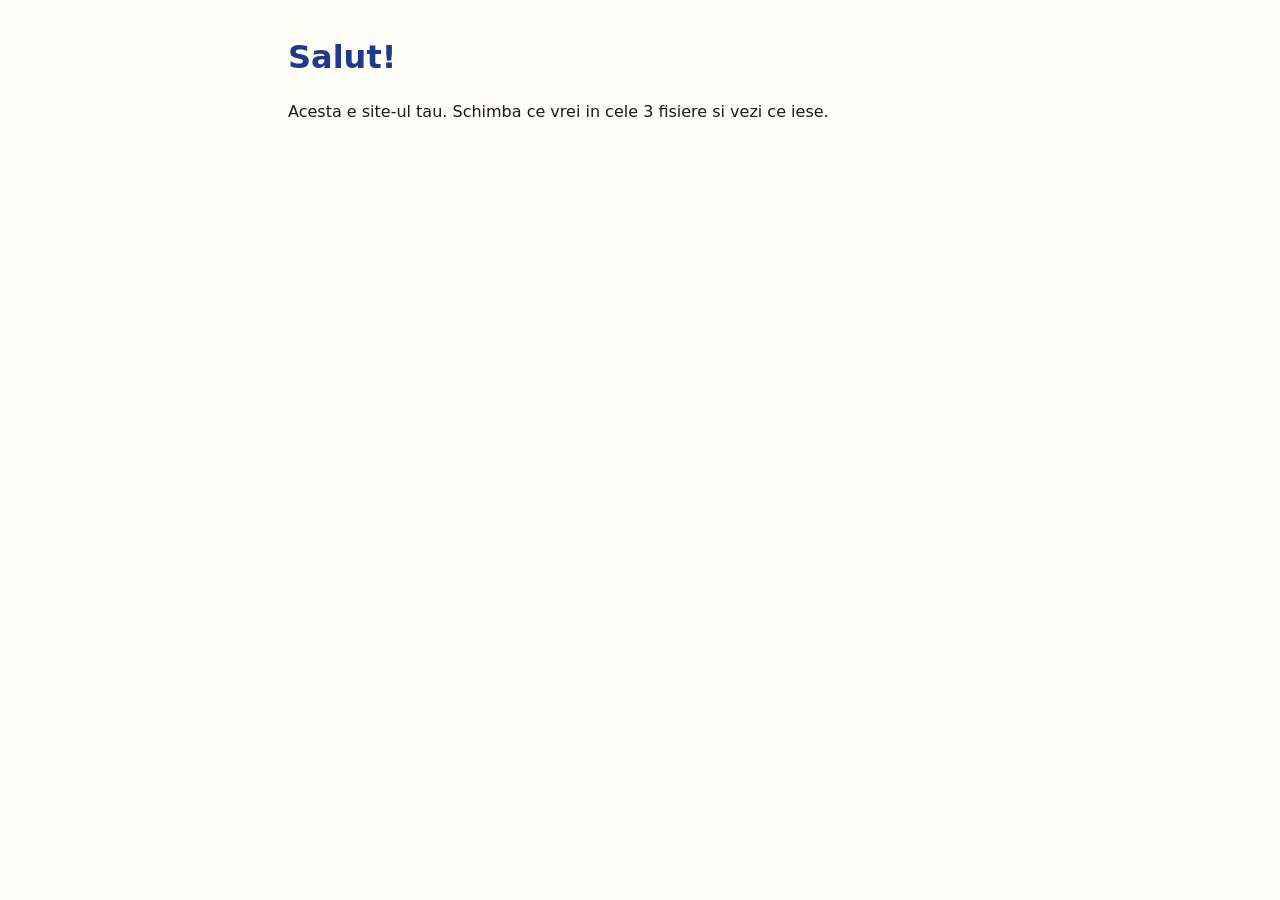
<file: kit-starter/00-blank/index.html>
<!DOCTYPE html>
<html lang="ro">
<head>
  <meta charset="UTF-8">
  <meta name="viewport" content="width=device-width, initial-scale=1.0">
  <title>Site nou</title>
  <link rel="stylesheet" href="style.css">
  <script src="script.js" defer></script>
</head>
<body>

  <!-- incepe sa scrii aici -->
  <h1>Salut!</h1>
  <p>Acesta e site-ul tau. Schimba ce vrei in cele 3 fisiere si vezi ce iese.</p>

</body>
</html>
</file>
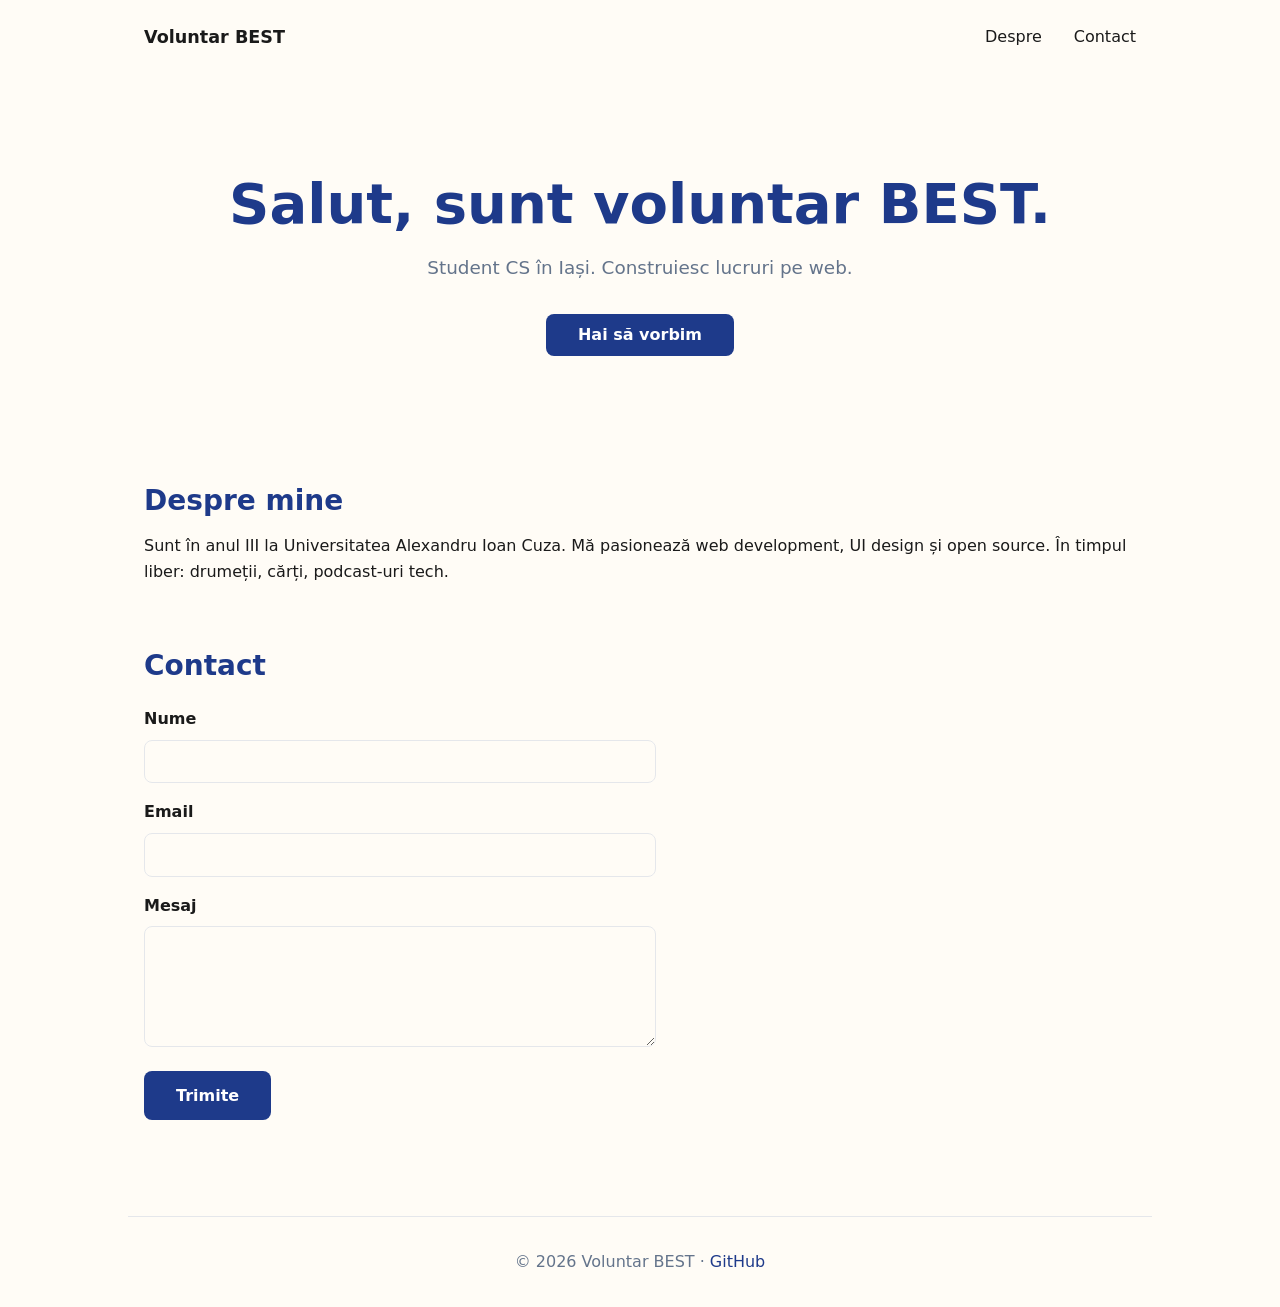
<file: kit-starter/02-reference/index.html>
<!DOCTYPE html>
<html lang="ro">
<head>
  <meta charset="UTF-8">
  <meta name="viewport" content="width=device-width, initial-scale=1.0">

  <title>Voluntar BEST — Student CS, Iași</title>
  <meta name="description" content="Pagina personală a Voluntarului BEST, voluntar la BEST Iași și student la Computer Science. Pasionat de web development și design.">

  <!-- Open Graph: cum arata link-ul cand il trimiti pe WhatsApp/Discord -->
  <meta property="og:type" content="website">
  <meta property="og:title" content="Voluntar BEST — Student CS, Iași">
  <meta property="og:description" content="Pagina personală a Voluntarului BEST.">
  <meta property="og:image" content="https://voluntar-best.github.io/landing/og.png">
  <meta property="og:url" content="https://voluntar-best.github.io/landing/">

  <link rel="icon" href="favicon.svg" type="image/svg+xml">
  <link rel="stylesheet" href="style.css">
  <script src="script.js" defer></script>
</head>
<body>

  <header>
    <a href="#" class="logo">Voluntar BEST</a>
    <button class="nav-toggle" aria-label="Deschide meniul" aria-expanded="false">
      <span></span><span></span><span></span>
    </button>
    <nav class="nav" id="nav">
      <a href="#despre">Despre</a>
      <a href="#contact">Contact</a>
    </nav>
  </header>

  <main>
    <section class="hero">
      <h1>Salut, sunt voluntar BEST.</h1>
      <p class="tagline">Student CS în Iași. Construiesc lucruri pe web.</p>
      <a href="#contact" class="cta">Hai să vorbim</a>
    </section>

    <section id="despre" class="about reveal">
      <h2>Despre mine</h2>
      <p>Sunt în anul III la Universitatea Alexandru Ioan Cuza. Mă pasionează web development, UI design și open source. În timpul liber: drumeții, cărți, podcast-uri tech.</p>
    </section>

    <section id="contact" class="contact reveal">
      <h2>Contact</h2>
      <form id="contact-form">
        <label for="nume">Nume</label>
        <input type="text" id="nume" name="nume" required>

        <label for="email">Email</label>
        <input type="email" id="email" name="email" required>

        <label for="mesaj">Mesaj</label>
        <textarea id="mesaj" name="mesaj" rows="4" required></textarea>

        <button type="submit">Trimite</button>
      </form>
    </section>
  </main>

  <footer>
    <p>&copy; 2026 Voluntar BEST &middot; <a href="https://github.com/voluntar-best">GitHub</a></p>
  </footer>

</body>
</html>
</file>
<file: kit-starter/00-blank/style.css>
/* Variabile (paleta + spacing) — schimba aici, se schimba peste tot */
:root {
  --primary: #1E3A8A;
  --bg:      #FFFCF6;
  --text:    #1A1A1A;
}

/* Reset minimal */
*, *::before, *::after { box-sizing: border-box; }
* { margin: 0; padding: 0; }

body {
  font-family: system-ui, -apple-system, "Segoe UI", sans-serif;
  background: var(--bg);
  color: var(--text);
  line-height: 1.6;
  padding: 2rem;
  max-width: 48rem;
  margin: 0 auto;
}

h1 {
  color: var(--primary);
  margin-bottom: 1rem;
}

/* incepe sa scrii stilul aici */
</file>
<file: kit-starter/02-reference/style.css>
/* ============================================================
   RESET MINIMAL — paste-and-forget
   ============================================================ */
*, *::before, *::after { box-sizing: border-box; }
* { margin: 0; padding: 0; }
html { color-scheme: light dark; scroll-behavior: smooth; }
img { display: block; max-width: 100%; height: auto; }
a { color: inherit; }

/* ============================================================
   VARIABLE — schimbi tema in 1 loc, se schimba peste tot
   ============================================================ */
:root {
  /* Paleta */
  --primary: #1E3A8A;
  --accent:  #FBBF24;
  --bg:      light-dark(#FFFCF6, #0F172A);
  --text:    light-dark(#1A1A1A, #F1F5F9);
  --muted:   light-dark(#64748B, #94A3B8);
  --border:  light-dark(#E5E7EB, #1E293B);

  /* Spacing scale */
  --space-1: 0.5rem;
  --space-2: 1rem;
  --space-3: 2rem;
  --space-4: 4rem;

  /* Layout */
  --max-width: 64rem;
  --radius: 0.5rem;
}

/* ============================================================
   BODY + TIPOGRAFIE
   ============================================================ */
body {
  font-family: 'Lato', system-ui, -apple-system, "Segoe UI", sans-serif;
  background: var(--bg);
  color: var(--text);
  line-height: 1.6;
}

h1, h2 {
  color: var(--primary);
  line-height: 1.2;
}

/* ============================================================
   LAYOUT — containere si padding consistent
   ============================================================ */
header,
main > section,
footer {
  max-width: var(--max-width);
  margin-inline: auto;
  padding: var(--space-3) var(--space-2);
}

/* ============================================================
   HEADER + NAV (mobile-first: hamburger + dropdown)
   ============================================================ */
header {
  display: flex;
  align-items: center;
  justify-content: space-between;
  padding-block: var(--space-2);
  position: relative;
}

.logo {
  font-weight: 700;
  font-size: 1.1rem;
  text-decoration: none;
}

.nav-toggle {
  background: none;
  border: 0;
  cursor: pointer;
  padding: var(--space-1);
  display: flex;
  flex-direction: column;
  gap: 4px;
}

.nav-toggle span {
  display: block;
  width: 24px;
  height: 2px;
  background: var(--text);
}

.nav {
  display: none;
  flex-direction: column;
  position: absolute;
  top: 100%;
  left: 0;
  right: 0;
  background: var(--bg);
  padding: var(--space-2);
  gap: var(--space-1);
  border-top: 1px solid var(--border);
  z-index: 10;
}

.nav.open { display: flex; }

.nav a {
  text-decoration: none;
  padding: var(--space-1) 0;
  transition: color 0.15s;
}

.nav a:hover,
.nav a:focus-visible { color: var(--primary); }

/* ============================================================
   ANIMATIONS — fade-in la load + scroll reveal
   Respecta prefers-reduced-motion (vezi sfarsitul fisierului).
   ============================================================ */
@keyframes fadeInUp {
  from { opacity: 0; transform: translateY(20px); }
  to   { opacity: 1; transform: translateY(0); }
}

/* Sectiunile marcate cu .reveal incep ascunse, devin vizibile
   prin .visible (toggle-uit de IntersectionObserver in script.js). */
.reveal {
  opacity: 0;
  transform: translateY(20px);
  transition: opacity 0.6s ease-out, transform 0.6s ease-out;
}

.reveal.visible {
  opacity: 1;
  transform: translateY(0);
}

/* ============================================================
   HERO
   ============================================================ */
.hero {
  text-align: center;
  padding-block: var(--space-4);
}

.hero h1 {
  font-size: clamp(2rem, 5vw, 3.5rem);
  margin-bottom: var(--space-2);
  animation: fadeInUp 0.7s ease-out 0.1s both;
}

.hero .tagline {
  animation: fadeInUp 0.7s ease-out 0.25s both;
}

.hero .cta {
  animation: fadeInUp 0.7s ease-out 0.4s both;
}

.tagline {
  color: var(--muted);
  font-size: 1.15rem;
  margin-bottom: var(--space-3);
}

.cta {
  display: inline-block;
  background: var(--primary);
  color: #FFFFFF;
  padding: var(--space-1) var(--space-3);
  border-radius: var(--radius);
  text-decoration: none;
  font-weight: 600;
  transition: transform 0.15s, background 0.15s;
}

.cta:hover {
  background: var(--accent);
  color: #1A1A1A;
  transform: translateY(-2px);
}

/* ============================================================
   SECTIUNI
   ============================================================ */
section h2 {
  font-size: 1.75rem;
  margin-bottom: var(--space-2);
}

/* ============================================================
   FORM
   ============================================================ */
form {
  display: flex;
  flex-direction: column;
  gap: var(--space-1);
  max-width: 32rem;
}

form label {
  font-weight: 600;
  margin-top: var(--space-1);
}

input, textarea {
  font: inherit;
  padding: var(--space-1) 0.75rem;
  border: 1px solid var(--border);
  border-radius: var(--radius);
  background: var(--bg);
  color: var(--text);
}

input:focus-visible,
textarea:focus-visible {
  outline: 2px solid var(--accent);
  outline-offset: 2px;
  border-color: var(--primary);
}

button[type="submit"] {
  margin-top: var(--space-2);
  background: var(--primary);
  color: #FFFFFF;
  border: 0;
  padding: 0.75rem 2rem;
  border-radius: var(--radius);
  font: inherit;
  font-weight: 600;
  cursor: pointer;
  align-self: flex-start;
  transition: transform 0.15s, background 0.15s;
}

button[type="submit"]:hover {
  background: var(--accent);
  color: #1A1A1A;
  transform: translateY(-2px);
}

/* ============================================================
   FOOTER
   ============================================================ */
footer {
  text-align: center;
  color: var(--muted);
  border-top: 1px solid var(--border);
  margin-top: var(--space-4);
  padding-block: var(--space-3);
}

footer a {
  color: var(--primary);
  text-decoration: none;
}

footer a:hover { text-decoration: underline; }

/* ============================================================
   BREAKPOINT — desktop (>= 768px)
   Mobile-first: aici extindem peste reguli mobile
   ============================================================ */
@media (min-width: 768px) {
  .nav-toggle { display: none; }

  .nav {
    display: flex;
    flex-direction: row;
    position: static;
    padding: 0;
    gap: var(--space-3);
    background: transparent;
    border: 0;
  }

  .hero { padding-block: 6rem; }
}

/* ============================================================
   ACCESIBILITATE — utilizatori cu prefers-reduced-motion
   Animatiile devin instantanee, fara miscare vestibulara.
   ============================================================ */
@media (prefers-reduced-motion: reduce) {
  *, *::before, *::after {
    animation-duration: 0.01ms !important;
    animation-iteration-count: 1 !important;
    transition-duration: 0.01ms !important;
  }

  .reveal { opacity: 1; transform: none; }
}
</file>
